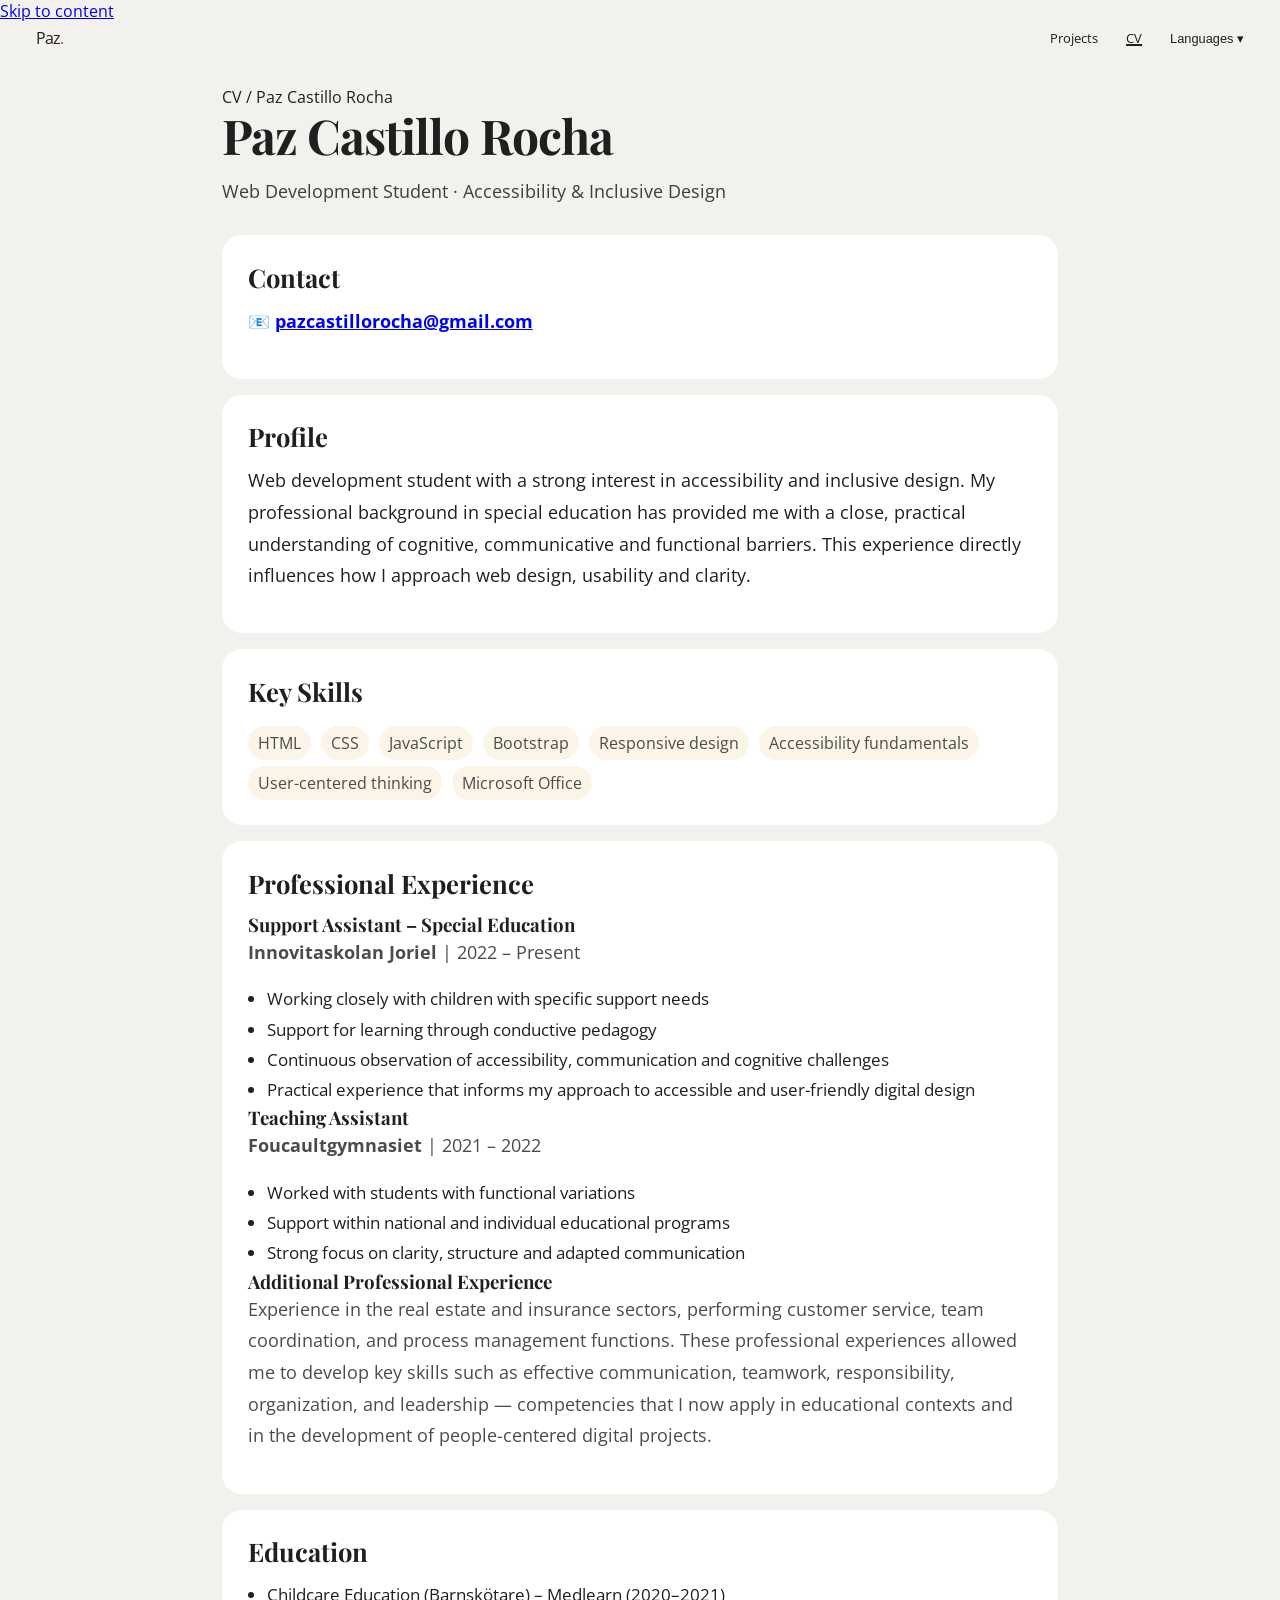
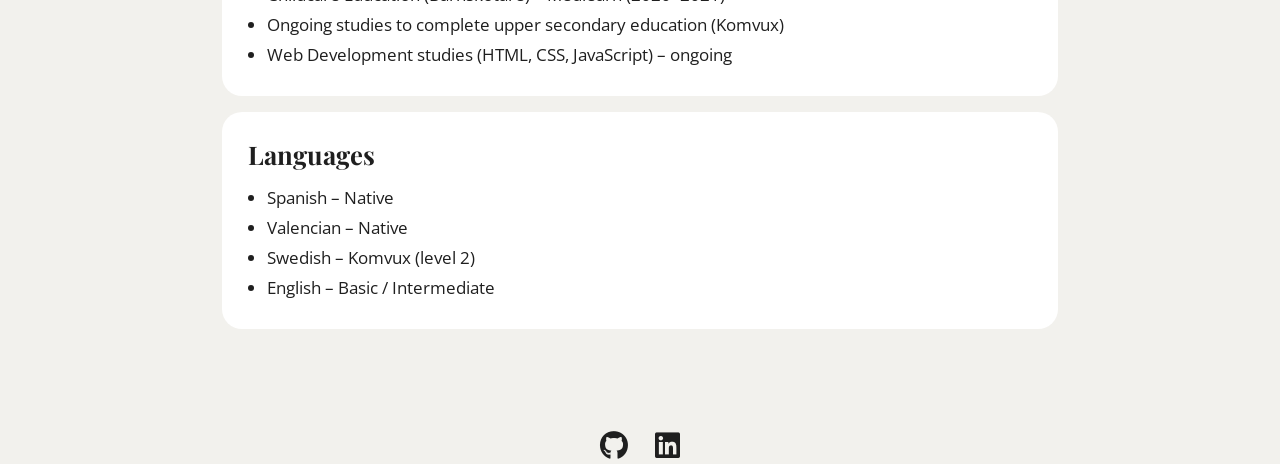
<file: cv-en.html>
<!DOCTYPE html>
<html lang="en">
<head>
  <meta charset="UTF-8" />
  <meta name="viewport" content="width=device-width, initial-scale=1.0" />
  <title>CV | Paz Castillo Rocha</title>

  <link href="https://fonts.googleapis.com/css2?family=Playfair+Display:wght@400;600;700&family=Open+Sans:wght@400;600&display=swap" rel="stylesheet">
<link rel="stylesheet" href="https://cdnjs.cloudflare.com/ajax/libs/font-awesome/6.5.0/css/all.min.css">

  <link rel="stylesheet" href="styles.css">
<link rel="stylesheet" href="cv.css">
<link rel="stylesheet" href="navigation.css">
</head>

<body>
<a class="skip-link" href="#main-content" data-ui="skip">Skip to content</a>
<header>
  <div class="navbar">
  <a class="logo" href="index.html">Paz</a>

 <!-- ====== ACCIONES MÓVIL (derecha) ====== -->

   <div class="mobile-actions">

  <!-- Botón idioma (móvil) -->
  <button class="lang-toggle" aria-label="Change language">
  <svg class="lang-icon" viewBox="0 0 24 24" aria-hidden="true">
  <circle cx="12" cy="12" r="9" fill="none" stroke="currentColor" stroke-width="1.3"/>
  <path d="M4 12h16M12 3.5c3.5 3.8 3.5 13.2 0 17M12 3.5c-3.5 3.8-3.5 13.2 0 17"
      stroke="currentColor" stroke-width="1.3" fill="none"/>
  </svg>
      </button>

<!-- DROPDOWN IDIOMAS · MÓVIL -->
  <div class="dropdown mobile-dropdown">
    <div class="dropdown-menu">
      <button type="button" onclick="cambiarIdioma('en')">English (EN)</button>
      <button type="button" onclick="cambiarIdioma('es')">Español (ES)</button>
      <button type="button" onclick="cambiarIdioma('sv')">Svenska (SV)</button>
    </div>
  </div>
  <!-- Botón menú (hamburguesa) -->
  <button class="nav-toggle" aria-label="Abrir menú">
    <span></span>
  </button>

</div>


     <nav class="nav-links" aria-label="Navegación">
<a href="projects-en.html" id="nav-projects">Projects</a>
<a href="cv-en.html" id="nav-cv" aria-current="page">CV</a>
      <div class="dropdown">
        <button class="dropdown-btn" id="nav-language" type="button">Languages ▾</button>

        <div class="dropdown-menu">
          <button type="button" onclick="cambiarIdioma('en')">English (EN)</button>
          <button type="button" onclick="cambiarIdioma('es')">Español (ES)</button>
      <button type="button" onclick="cambiarIdioma('sv')">Svenska (SV)</button>
        </div>
      </div>
    </nav>
  </div>
</header>

  <main id="main-content" tabindex="-1" class="container cv-page">
<div class="cv-heading"><span class="eyebrow">CV / Paz Castillo Rocha</span>    <h1>Paz Castillo Rocha</h1>
    <div class="subtitle">Web Development Student · Accessibility & Inclusive Design</div>

</div>
    <section class="card">
<h2>Contact</h2>
<div class="cv-content">
      <p>📧 <a href="mailto:pazcastillorocha@gmail.com"><strong>pazcastillorocha@gmail.com</strong></a>
</p>
    </div>
</section>

    <section class="card">
<h2>Profile</h2>
<div class="cv-content">
      <p>
      Web development student with a strong interest in accessibility and inclusive design.
      My professional background in special education has provided me with a close, practical
      understanding of cognitive, communicative and functional barriers.
      This experience directly influences how I approach web design, usability and clarity.
      </p>
    </div>
</section>

    <section class="card">
<h2>Key Skills</h2>
<div class="cv-content">
      <div class="muted">
        <span class="tag">HTML</span>
        <span class="tag">CSS</span>
        <span class="tag">JavaScript</span>
        <span class="tag">Bootstrap</span>
        <span class="tag">Responsive design</span>
        <span class="tag">Accessibility fundamentals</span>
        <span class="tag">User-centered thinking</span>
        <span class="tag">Microsoft Office</span>
      </div>
    </div>
</section>

    <section class="card">
<h2>Professional Experience</h2>
<div class="cv-content">

      <h3>Support Assistant – Special Education</h3>
      <p class="muted"><strong>Innovitaskolan Joriel</strong> | 2022 – Present</p>
      <ul>
        <li>Working closely with children with specific support needs</li>
        <li>Support for learning through conductive pedagogy</li>
        <li>Continuous observation of accessibility, communication and cognitive challenges</li>
        <li>Practical experience that informs my approach to accessible and user-friendly digital design</li>
      </ul>

      <h3 class="experience-heading">Teaching Assistant</h3>
      <p class="muted"><strong>Foucaultgymnasiet</strong> | 2021 – 2022</p>
      <ul>
        <li>Worked with students with functional variations</li>
        <li>Support within national and individual educational programs</li>
        <li>Strong focus on clarity, structure and adapted communication</li>
      </ul>


      <h3 class="experience-heading">Additional Professional Experience</h3>
      <p class="muted">
         Experience in the real estate and insurance sectors, performing customer service, team coordination,
         and process management functions. These professional experiences allowed me to develop key skills
         such as effective communication, teamwork, responsibility, organization, and leadership —
         competencies that I now apply in educational contexts and in the development of people-centered
         digital projects.
</p>

    </div>
</section>

    <section class="card">
<h2>Education</h2>
<div class="cv-content">
      <ul>
        <li>Childcare Education (Barnskötare) – Medlearn (2020–2021)</li>
        <li>Ongoing studies to complete upper secondary education (Komvux)</li>
        <li>Web Development studies (HTML, CSS, JavaScript) – ongoing</li>
      </ul>
    </div>
</section>

    <section class="card">
<h2>Languages</h2>
<div class="cv-content">
      <ul>
        <li>Spanish – Native</li>
        <li>Valencian – Native</li>
        <li>Swedish – Komvux (level 2)</li>
        <li>English – Basic / Intermediate</li>
      </ul>

    </div>
</section>
</main>
<footer>
  <div class="social-icons">
    <a href="https://github.com/Paz8341" target="_blank" rel="noopener noreferrer" aria-label="GitHub">

      <i aria-hidden="true" class="fab fa-github"></i>
    </a>
    <a href="https://www.linkedin.com/in/paz-castillo-268824127" target="_blank" rel="noopener noreferrer" aria-label="LinkedIn">

      <i aria-hidden="true" class="fab fa-linkedin"></i>
    </a>
  </div>
</footer>
<script src="translations.js"></script>
<script src="script.js"></script>
</body>
</html>
</file>
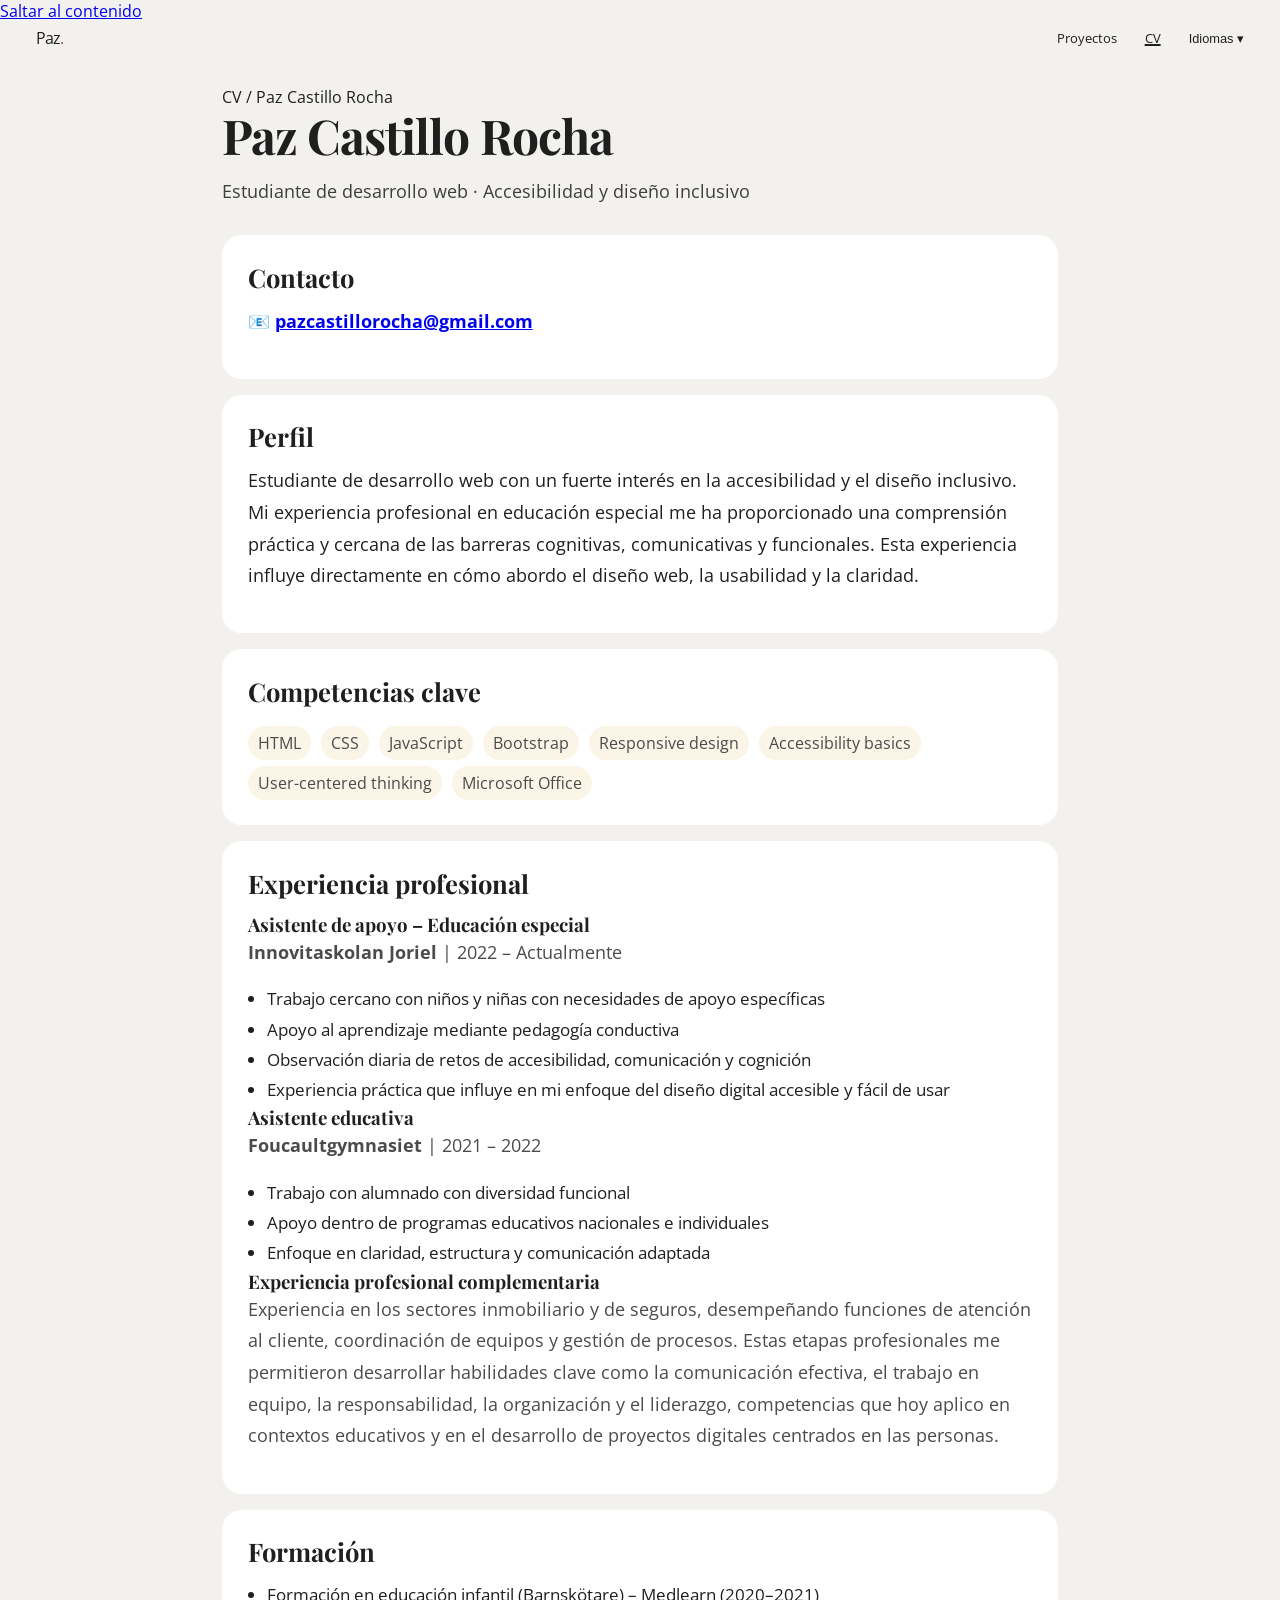
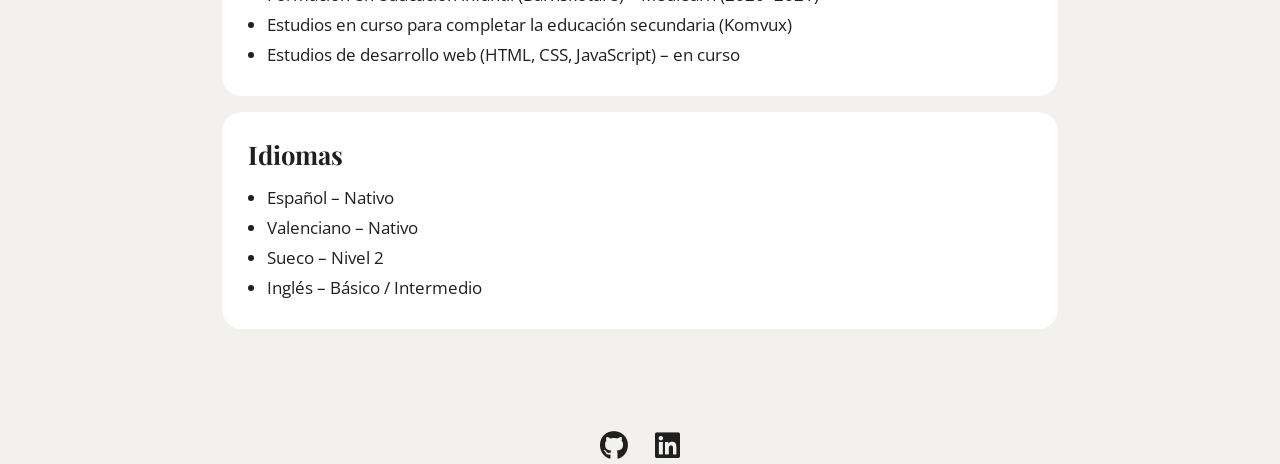
<file: cv-es.html>
<!DOCTYPE html>
<html lang="es">
<head>
  <meta charset="UTF-8" />
  <meta name="viewport" content="width=device-width, initial-scale=1.0" />
  <title>CV | Paz Castillo Rocha</title>

  <link href="https://fonts.googleapis.com/css2?family=Playfair+Display:wght@400;600;700&family=Open+Sans:wght@400;600&display=swap" rel="stylesheet">
<link rel="stylesheet" href="https://cdnjs.cloudflare.com/ajax/libs/font-awesome/6.5.0/css/all.min.css">

  <link rel="stylesheet" href="styles.css">
<link rel="stylesheet" href="cv.css">
<link rel="stylesheet" href="navigation.css">
</head>

<body>
<a class="skip-link" href="#main-content" data-ui="skip">Saltar al contenido</a>
<header>
  <div class="navbar">
  <a class="logo" href="index.html">Paz</a>

 <!-- ====== ACCIONES MÓVIL (derecha) ====== -->

   <div class="mobile-actions">

  <!-- Botón idioma (móvil) -->
  <button class="lang-toggle" aria-label="Change language">
  <svg class="lang-icon" viewBox="0 0 24 24" aria-hidden="true">
  <circle cx="12" cy="12" r="9" fill="none" stroke="currentColor" stroke-width="1.3"/>
  <path d="M4 12h16M12 3.5c3.5 3.8 3.5 13.2 0 17M12 3.5c-3.5 3.8-3.5 13.2 0 17"
      stroke="currentColor" stroke-width="1.3" fill="none"/>
  </svg>
      </button>

<!-- DROPDOWN IDIOMAS · MÓVIL -->
  <div class="dropdown mobile-dropdown">
    <div class="dropdown-menu">
      <button type="button" onclick="cambiarIdioma('en')">English (EN)</button>
      <button type="button" onclick="cambiarIdioma('es')">Español (ES)</button>
      <button type="button" onclick="cambiarIdioma('sv')">Svenska (SV)</button>
    </div>
  </div>
  <!-- Botón menú (hamburguesa) -->
  <button class="nav-toggle" aria-label="Abrir menú">
    <span></span>
  </button>

</div>


     <nav class="nav-links" aria-label="Navegación">
<a href="projects-en.html" id="nav-projects">Projects</a>
<a href="cv-en.html" id="nav-cv" aria-current="page">CV</a>
      <div class="dropdown">
        <button class="dropdown-btn" id="nav-language" type="button">Languages ▾</button>

        <div class="dropdown-menu">
          <button type="button" onclick="cambiarIdioma('en')">English (EN)</button>
          <button type="button" onclick="cambiarIdioma('es')">Español (ES)</button>
      <button type="button" onclick="cambiarIdioma('sv')">Svenska (SV)</button>
        </div>
      </div>
    </nav>
  </div>
</header>

  <main id="main-content" tabindex="-1" class="container cv-page">
<div class="cv-heading"><span class="eyebrow">CV / Paz Castillo Rocha</span>    <h1>Paz Castillo Rocha</h1>
    <div class="subtitle">Estudiante de desarrollo web · Accesibilidad y diseño inclusivo</div>

</div>
    <section class="card">
<h2>Contacto</h2>
<div class="cv-content">
      <p>📧 <a href="mailto:pazcastillorocha@gmail.com"><strong>pazcastillorocha@gmail.com</strong></a>
</p>
    </div>
</section>

    <section class="card">
<h2>Perfil</h2>
<div class="cv-content">
      <p>
       Estudiante de desarrollo web con un fuerte interés en la accesibilidad y el diseño inclusivo.
       Mi experiencia profesional en educación especial me ha proporcionado una comprensión práctica y
       cercana de las barreras cognitivas, comunicativas y funcionales. Esta experiencia
       influye directamente en cómo abordo el diseño web, la usabilidad y la claridad.
      </p>
    </div>
</section>

    <section class="card">
<h2>Competencias clave</h2>
<div class="cv-content">
      <div class="muted">
        <span class="tag">HTML</span>
        <span class="tag">CSS</span>
        <span class="tag">JavaScript</span>
        <span class="tag">Bootstrap</span>
        <span class="tag">Responsive design</span>
        <span class="tag">Accessibility basics</span>
        <span class="tag">User-centered thinking</span>
        <span class="tag">Microsoft Office</span>
      </div>
    </div>
</section>

    <section class="card">
<h2>Experiencia profesional</h2>
<div class="cv-content">

      <h3>Asistente de apoyo – Educación especial</h3>
      <p class="muted"><strong>Innovitaskolan Joriel</strong> | 2022 – Actualmente</p>
      <ul>
        <li>Trabajo cercano con niños y niñas con necesidades de apoyo específicas</li>
        <li>Apoyo al aprendizaje mediante pedagogía conductiva</li>
        <li>Observación diaria de retos de accesibilidad, comunicación y cognición</li>
        <li>Experiencia práctica que influye en mi enfoque del diseño digital accesible y fácil de usar</li>
      </ul>

      <h3 class="experience-heading">Asistente educativa</h3>
      <p class="muted"><strong>Foucaultgymnasiet</strong> | 2021 – 2022</p>
      <ul>
        <li>Trabajo con alumnado con diversidad funcional</li>
        <li>Apoyo dentro de programas educativos nacionales e individuales</li>
        <li>Enfoque en claridad, estructura y comunicación adaptada</li>
      </ul>


      <h3 class="experience-heading">Experiencia profesional complementaria</h3>
      <p class="muted">
        Experiencia en los sectores inmobiliario y de seguros,
        desempeñando funciones de atención al cliente, coordinación de equipos y gestión de procesos.
        Estas etapas profesionales me permitieron desarrollar habilidades clave como la comunicación efectiva,
        el trabajo en equipo, la responsabilidad, la organización y el liderazgo, competencias que hoy aplico en
        contextos educativos y en el desarrollo de proyectos digitales centrados en las personas.
      </p>
    </div>
</section>

    <section class="card">
<h2>Formación</h2>
<div class="cv-content">
      <ul>
        <li>Formación en educación infantil (Barnskötare) – Medlearn (2020–2021)</li>
        <li>Estudios en curso para completar la educación secundaria (Komvux)</li>
        <li>Estudios de desarrollo web (HTML, CSS, JavaScript) – en curso</li>
      </ul>
    </div>
</section>

    <section class="card">
<h2>Idiomas</h2>
<div class="cv-content">
      <ul>
        <li>Español – Nativo</li>
        <li>Valenciano – Nativo</li>
        <li>Sueco – Nivel 2</li>
        <li>Inglés – Básico / Intermedio</li>
      </ul>

      <!-- Si tienes PDF, descomenta esto y pon el nombre correcto del archivo -->
      <!--
      <a class="pink-button" href="Paz_CV.pdf" target="_blank" rel="noopener noreferrer">Download CV (PDF)</a>
      -->
    </div>
</section>

</main>
<footer>
  <div class="social-icons">
    <a href="https://github.com/Paz8341" target="_blank" rel="noopener noreferrer" aria-label="GitHub">

      <i aria-hidden="true" class="fab fa-github"></i>
    </a>
    <a href="https://www.linkedin.com/in/paz-castillo-268824127" target="_blank" rel="noopener noreferrer" aria-label="LinkedIn">

      <i aria-hidden="true" class="fab fa-linkedin"></i>
    </a>
  </div>
</footer>
<script src="translations.js"></script>
<script src="script.js"></script>
</body>
</html>
</file>
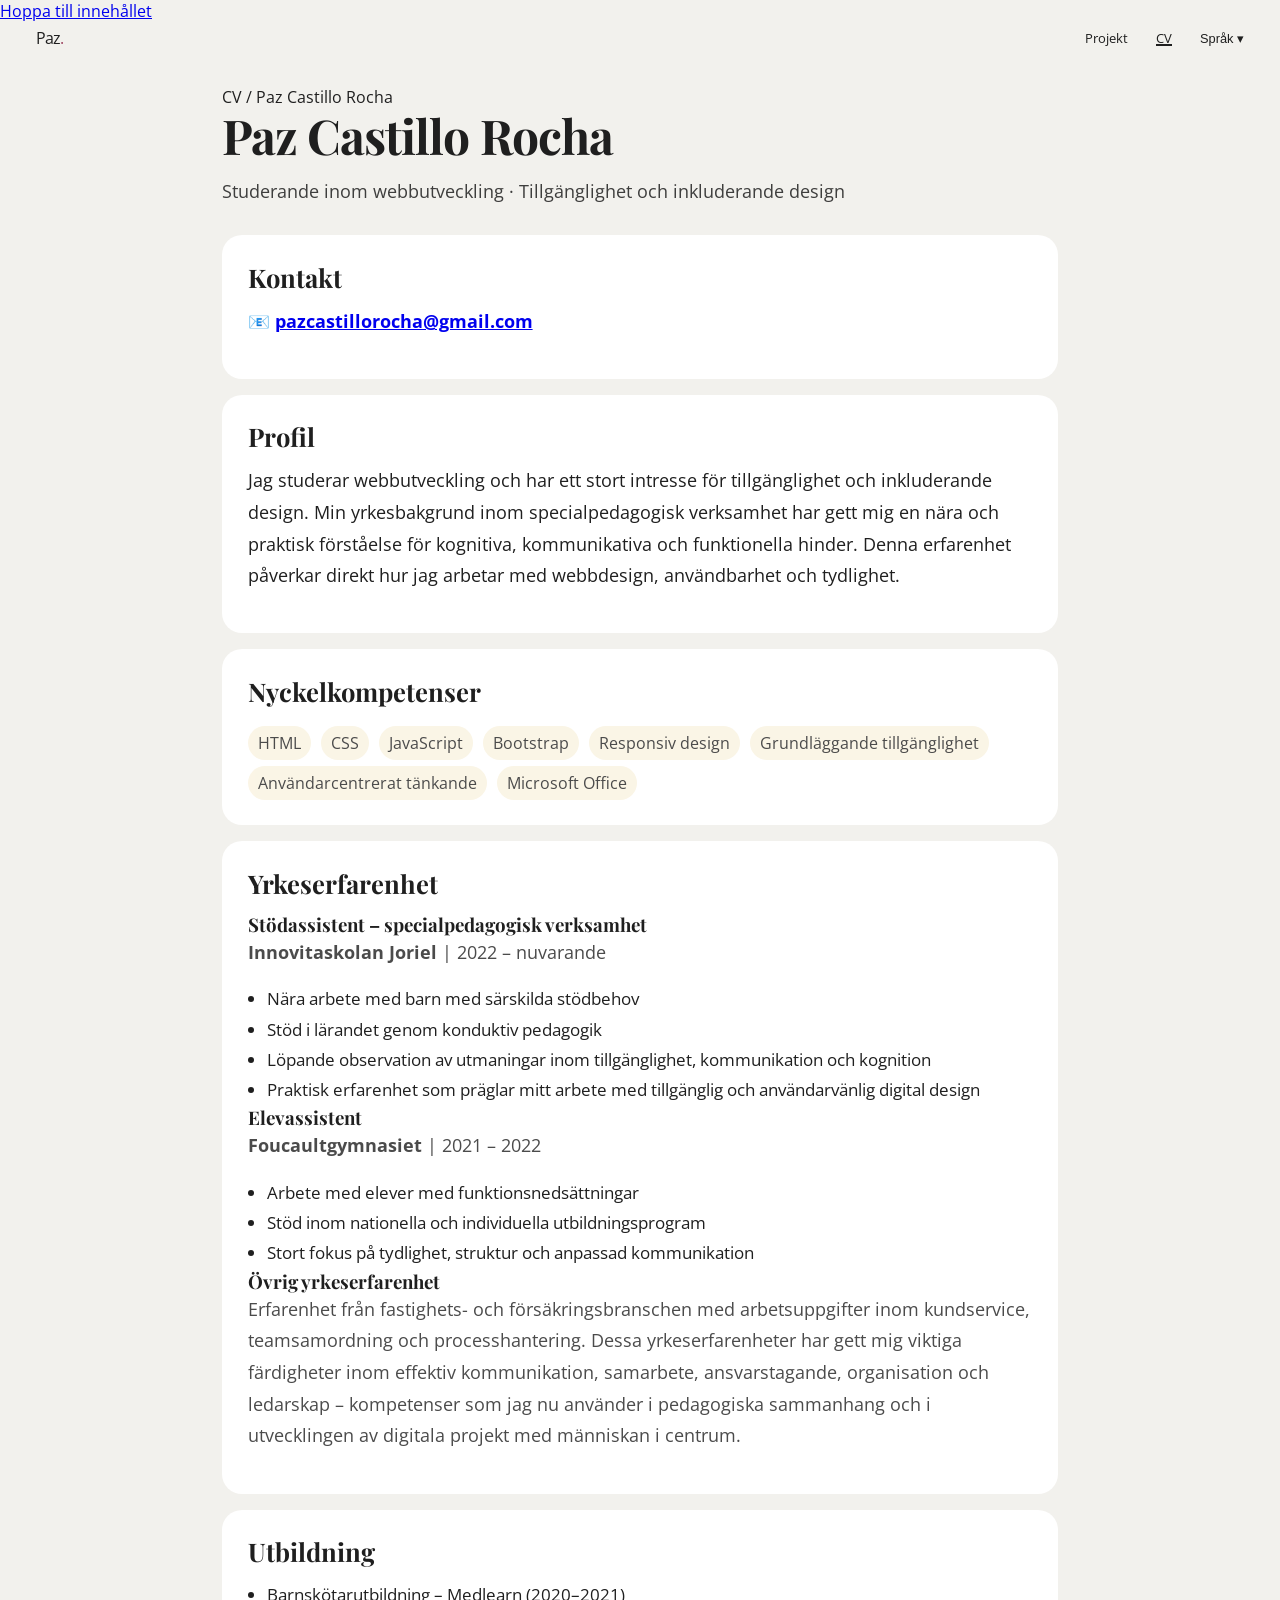
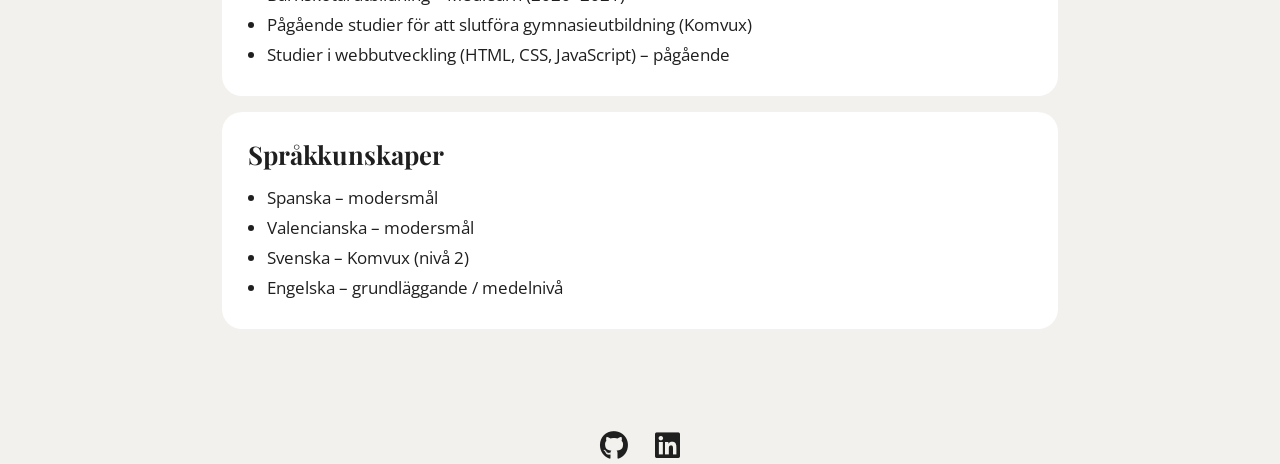
<file: cv-sv.html>
<!DOCTYPE html>
<html lang="sv">
<head>
  <meta charset="UTF-8" />
  <meta name="viewport" content="width=device-width, initial-scale=1.0" />
  <title>CV | Paz Castillo Rocha</title>

  <link href="https://fonts.googleapis.com/css2?family=Playfair+Display:wght@400;600;700&family=Open+Sans:wght@400;600&display=swap" rel="stylesheet">
<link rel="stylesheet" href="https://cdnjs.cloudflare.com/ajax/libs/font-awesome/6.5.0/css/all.min.css">

  <link rel="stylesheet" href="styles.css">
<link rel="stylesheet" href="cv.css">
<link rel="stylesheet" href="navigation.css">
</head>

<body>
<a class="skip-link" href="#main-content" data-ui="skip">Hoppa till innehållet</a>
<header>
  <div class="navbar">
  <a class="logo" href="index.html">Paz</a>

 <!-- ====== ACCIONES MÓVIL (derecha) ====== -->

   <div class="mobile-actions">

  <!-- Botón idioma (móvil) -->
  <button class="lang-toggle" aria-label="Change language">
  <svg class="lang-icon" viewBox="0 0 24 24" aria-hidden="true">
  <circle cx="12" cy="12" r="9" fill="none" stroke="currentColor" stroke-width="1.3"/>
  <path d="M4 12h16M12 3.5c3.5 3.8 3.5 13.2 0 17M12 3.5c-3.5 3.8-3.5 13.2 0 17"
      stroke="currentColor" stroke-width="1.3" fill="none"/>
  </svg>
      </button>

<!-- DROPDOWN IDIOMAS · MÓVIL -->
  <div class="dropdown mobile-dropdown">
    <div class="dropdown-menu">
      <button type="button" onclick="cambiarIdioma('en')">English (EN)</button>
      <button type="button" onclick="cambiarIdioma('es')">Español (ES)</button>
      <button type="button" onclick="cambiarIdioma('sv')">Svenska (SV)</button>
    </div>
  </div>
  <!-- Botón menú (hamburguesa) -->
  <button class="nav-toggle" aria-label="Abrir menú">
    <span></span>
  </button>

</div>


     <nav class="nav-links" aria-label="Navegación">
<a href="projects-en.html" id="nav-projects">Projekt</a>
<a href="cv-en.html" id="nav-cv" aria-current="page">CV</a>
      <div class="dropdown">
        <button class="dropdown-btn" id="nav-language" type="button">Languages ▾</button>

        <div class="dropdown-menu">
          <button type="button" onclick="cambiarIdioma('en')">English (EN)</button>
          <button type="button" onclick="cambiarIdioma('es')">Español (ES)</button>
      <button type="button" onclick="cambiarIdioma('sv')">Svenska (SV)</button>
        </div>
      </div>
    </nav>
  </div>
</header>

  <main id="main-content" tabindex="-1" class="container cv-page">
<div class="cv-heading"><span class="eyebrow">CV / Paz Castillo Rocha</span>    <h1>Paz Castillo Rocha</h1>
    <div class="subtitle">Studerande inom webbutveckling · Tillgänglighet och inkluderande design</div>

</div>
    <section class="card">
<h2>Kontakt</h2>
<div class="cv-content">
      <p>📧 <a href="mailto:pazcastillorocha@gmail.com"><strong>pazcastillorocha@gmail.com</strong></a>
</p>
    </div>
</section>

    <section class="card">
<h2>Profil</h2>
<div class="cv-content">
      <p>Jag studerar webbutveckling och har ett stort intresse för tillgänglighet och inkluderande design. Min yrkesbakgrund inom specialpedagogisk verksamhet har gett mig en nära och praktisk förståelse för kognitiva, kommunikativa och funktionella hinder. Denna erfarenhet påverkar direkt hur jag arbetar med webbdesign, användbarhet och tydlighet.</p>
    </div>
</section>

    <section class="card">
<h2>Nyckelkompetenser</h2>
<div class="cv-content">
      <div class="muted">
        <span class="tag">HTML</span>
        <span class="tag">CSS</span>
        <span class="tag">JavaScript</span>
        <span class="tag">Bootstrap</span>
        <span class="tag">Responsiv design</span>
        <span class="tag">Grundläggande tillgänglighet</span>
        <span class="tag">Användarcentrerat tänkande</span>
        <span class="tag">Microsoft Office</span>
      </div>
    </div>
</section>

    <section class="card">
<h2>Yrkeserfarenhet</h2>
<div class="cv-content">

      <h3>Stödassistent – specialpedagogisk verksamhet</h3>
      <p class="muted"><strong>Innovitaskolan Joriel</strong> | 2022 – nuvarande</p>
      <ul>
        <li>Nära arbete med barn med särskilda stödbehov</li>
        <li>Stöd i lärandet genom konduktiv pedagogik</li>
        <li>Löpande observation av utmaningar inom tillgänglighet, kommunikation och kognition</li>
        <li>Praktisk erfarenhet som präglar mitt arbete med tillgänglig och användarvänlig digital design</li>
      </ul>

      <h3 class="experience-heading">Elevassistent</h3>
      <p class="muted"><strong>Foucaultgymnasiet</strong> | 2021 – 2022</p>
      <ul>
        <li>Arbete med elever med funktionsnedsättningar</li>
        <li>Stöd inom nationella och individuella utbildningsprogram</li>
        <li>Stort fokus på tydlighet, struktur och anpassad kommunikation</li>
      </ul>


      <h3 class="experience-heading">Övrig yrkeserfarenhet</h3>
      <p class="muted">Erfarenhet från fastighets- och försäkringsbranschen med arbetsuppgifter inom kundservice, teamsamordning och processhantering. Dessa yrkeserfarenheter har gett mig viktiga färdigheter inom effektiv kommunikation, samarbete, ansvarstagande, organisation och ledarskap – kompetenser som jag nu använder i pedagogiska sammanhang och i utvecklingen av digitala projekt med människan i centrum.</p>

    </div>
</section>

    <section class="card">
<h2>Utbildning</h2>
<div class="cv-content">
      <ul>
        <li>Barnskötarutbildning – Medlearn (2020–2021)</li>
        <li>Pågående studier för att slutföra gymnasieutbildning (Komvux)</li>
        <li>Studier i webbutveckling (HTML, CSS, JavaScript) – pågående</li>
      </ul>
    </div>
</section>

    <section class="card">
<h2>Språkkunskaper</h2>
<div class="cv-content">
      <ul>
        <li>Spanska – modersmål</li>
        <li>Valencianska – modersmål</li>
        <li>Svenska – Komvux (nivå 2)</li>
        <li>Engelska – grundläggande / medelnivå</li>
      </ul>

    </div>
</section>
</main>
<footer>
  <div class="social-icons">
    <a href="https://github.com/Paz8341" target="_blank" rel="noopener noreferrer" aria-label="GitHub">

      <i aria-hidden="true" class="fab fa-github"></i>
    </a>
    <a href="https://www.linkedin.com/in/paz-castillo-268824127" target="_blank" rel="noopener noreferrer" aria-label="LinkedIn">

      <i aria-hidden="true" class="fab fa-linkedin"></i>
    </a>
  </div>
</footer>
<script src="translations.js"></script>
<script src="script.js"></script>
</body>
</html>
</file>
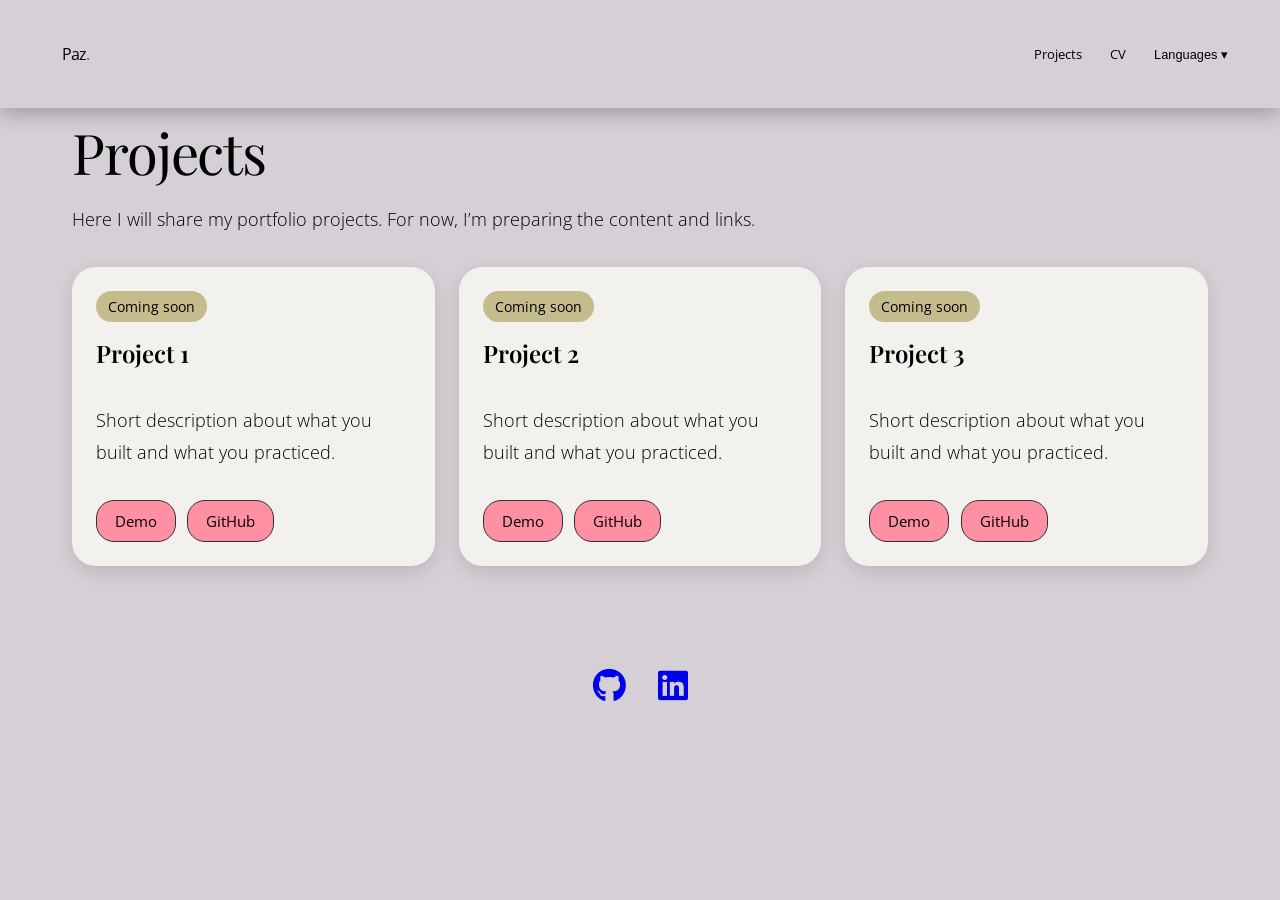
<file: projects-en.html>
<!DOCTYPE html>
<html lang="en">
<head>
  <meta charset="UTF-8">
  <meta name="viewport" content="width=device-width, initial-scale=1.0">
  <link href="https://fonts.googleapis.com/css2?family=Playfair+Display:wght@400;600;700&family=Open+Sans:wght@300;400;600&display=swap" rel="stylesheet">
  <link rel="stylesheet" href="https://cdnjs.cloudflare.com/ajax/libs/font-awesome/6.5.0/css/all.min.css">
  <title>Projects | Paz</title>

  <link rel="stylesheet" href="styles.css">
<link rel="stylesheet" href="projects.css">
<link rel="stylesheet" href="navigation.css">
</head>

<body>
<header>
  <div class="navbar">
  <a class="logo" href="index.html">Paz</a>

 <!-- ====== ACCIONES MÓVIL (derecha) ====== -->

   <div class="mobile-actions">

  <!-- Botón idioma (móvil) -->
  <button class="lang-toggle" aria-label="Change language">
  <svg class="lang-icon" viewBox="0 0 24 24" aria-hidden="true">
  <circle cx="12" cy="12" r="9" fill="none" stroke="currentColor" stroke-width="1.3"/>
  <path d="M4 12h16M12 3.5c3.5 3.8 3.5 13.2 0 17M12 3.5c-3.5 3.8-3.5 13.2 0 17"
      stroke="currentColor" stroke-width="1.3" fill="none"/>
  </svg>
      </button>

<!-- DROPDOWN IDIOMAS · MÓVIL -->
  <div class="dropdown mobile-dropdown">
    <div class="dropdown-menu">
      <button type="button" onclick="cambiarIdioma('en')">English (EN)</button>
      <button type="button" onclick="cambiarIdioma('es')">Español (ES)</button>
      <button type="button" onclick="cambiarIdioma('sv')">Svenska (SV)</button>
    </div>
  </div>
  <!-- Botón menú (hamburguesa) -->
  <button class="nav-toggle" aria-label="Abrir menú">
    <span></span>
  </button>

</div>


     <nav class="nav-links" aria-label="Navegación">
<a href="projects-en.html" id="nav-projects">Projects</a>
<a href="cv-en.html" id="nav-cv">CV</a>
      <div class="dropdown">
        <button class="dropdown-btn" id="nav-language" type="button">Languages ▾</button>

        <div class="dropdown-menu">
          <button type="button" onclick="cambiarIdioma('en')">English (EN)</button>
          <button type="button" onclick="cambiarIdioma('es')">Español (ES)</button>
      <button type="button" onclick="cambiarIdioma('sv')">Svenska (SV)</button>
        </div>
      </div>
    </nav>
  </div>
</header>
    <main class="container">
    <h1>Projects</h1>
    <p>Here I will share my portfolio projects. For now, I’m preparing the content and links.</p>

    <section class="grid">
      <article class="card">
        <span class="tag">Coming soon</span>
        <h2>Project 1</h2>
        <p>Short description about what you built and what you practiced.</p>
        <div class="links">
          <a class="btn" href="#">Demo</a>
          <a class="btn" href="#">GitHub</a>
        </div>
      </article>

      <article class="card">
        <span class="tag">Coming soon</span>
        <h2>Project 2</h2>
        <p>Short description about what you built and what you practiced.</p>
        <div class="links">
          <a class="btn" href="#">Demo</a>
          <a class="btn" href="#">GitHub</a>
        </div>
      </article>

      <article class="card">
        <span class="tag">Coming soon</span>
        <h2>Project 3</h2>
        <p>Short description about what you built and what you practiced.</p>
        <div class="links">
          <a class="btn" href="#">Demo</a>
          <a class="btn" href="#">GitHub</a>
        </div>
      </article>
    </section>
  </main>

<footer>
  <div class="social-icons">
    <a href="https://github.com/Paz8341" target="_blank" aria-label="GitHub">

      <i class="fab fa-github"></i>
    </a>
    <a href="https://www.linkedin.com/in/paz-castillo-268824127" target="_blank" aria-label="LinkedIn">

      <i class="fab fa-linkedin"></i>
    </a>
  </div>
</footer>

<script src="script.js"></script>
</body>
</html>
</file>
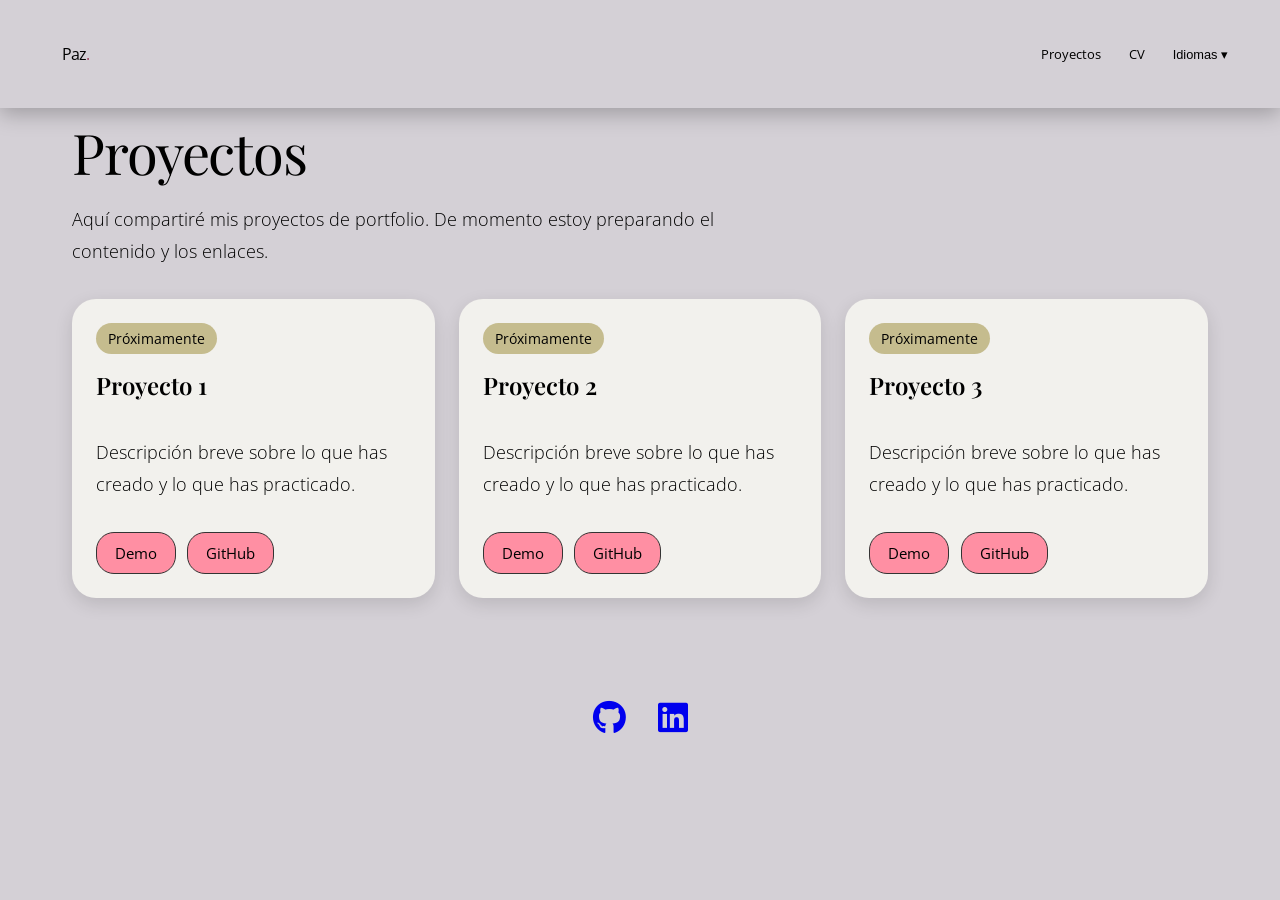
<file: projects-es.html>
<!DOCTYPE html>
<html lang="es">
<head>
  <meta charset="UTF-8">
  <meta name="viewport" content="width=device-width, initial-scale=1.0">
  <link href="https://fonts.googleapis.com/css2?family=Playfair+Display:wght@400;600;700&family=Open+Sans:wght@300;400;600&display=swap" rel="stylesheet">
  <link rel="stylesheet" href="https://cdnjs.cloudflare.com/ajax/libs/font-awesome/6.5.0/css/all.min.css">
  <title>Proyectos | Paz</title>

  <link rel="stylesheet" href="styles.css">
<link rel="stylesheet" href="projects.css">
<link rel="stylesheet" href="navigation.css">
</head>

<body>
<header>
  <div class="navbar">
  <a class="logo" href="index.html">Paz</a>

 <!-- ====== ACCIONES MÓVIL (derecha) ====== -->

   <div class="mobile-actions">

  <!-- Botón idioma (móvil) -->
  <button class="lang-toggle" aria-label="Change language">
  <svg class="lang-icon" viewBox="0 0 24 24" aria-hidden="true">
  <circle cx="12" cy="12" r="9" fill="none" stroke="currentColor" stroke-width="1.3"/>
  <path d="M4 12h16M12 3.5c3.5 3.8 3.5 13.2 0 17M12 3.5c-3.5 3.8-3.5 13.2 0 17"
      stroke="currentColor" stroke-width="1.3" fill="none"/>
  </svg>
      </button>

<!-- DROPDOWN IDIOMAS · MÓVIL -->
  <div class="dropdown mobile-dropdown">
    <div class="dropdown-menu">
      <button type="button" onclick="cambiarIdioma('en')">English (EN)</button>
      <button type="button" onclick="cambiarIdioma('es')">Español (ES)</button>
      <button type="button" onclick="cambiarIdioma('sv')">Svenska (SV)</button>
    </div>
  </div>
  <!-- Botón menú (hamburguesa) -->
  <button class="nav-toggle" aria-label="Abrir menú">
    <span></span>
  </button>

</div>


     <nav class="nav-links" aria-label="Navegación">
<a href="projects-en.html" id="nav-projects">Projects</a>
<a href="cv-en.html" id="nav-cv">CV</a>
      <div class="dropdown">
        <button class="dropdown-btn" id="nav-language" type="button">Languages ▾</button>

        <div class="dropdown-menu">
          <button type="button" onclick="cambiarIdioma('en')">English (EN)</button>
          <button type="button" onclick="cambiarIdioma('es')">Español (ES)</button>
      <button type="button" onclick="cambiarIdioma('sv')">Svenska (SV)</button>
        </div>
      </div>
    </nav>
  </div>
</header>

  <main class="container">
    <h1>Proyectos</h1>
    <p>Aquí compartiré mis proyectos de portfolio. De momento estoy preparando el contenido y los enlaces.</p>

    <section class="grid">
      <article class="card">
        <span class="tag">Próximamente</span>
        <h2>Proyecto 1</h2>
        <p>Descripción breve sobre lo que has creado y lo que has practicado.</p>
        <div class="links">
          <a class="btn" href="#">Demo</a>
          <a class="btn" href="#">GitHub</a>
        </div>
      </article>

      <article class="card">
        <span class="tag">Próximamente</span>
        <h2>Proyecto 2</h2>
        <p>Descripción breve sobre lo que has creado y lo que has practicado.</p>
        <div class="links">
          <a class="btn" href="#">Demo</a>
          <a class="btn" href="#">GitHub</a>
        </div>
      </article>

      <article class="card">
        <span class="tag">Próximamente</span>
        <h2>Proyecto 3</h2>
        <p>Descripción breve sobre lo que has creado y lo que has practicado.</p>
        <div class="links">
          <a class="btn" href="#">Demo</a>
          <a class="btn" href="#">GitHub</a>
        </div>
      </article>
    </section>
  </main>

  <footer>
  <div class="social-icons">
    <a href="https://github.com/Paz8341" target="_blank" aria-label="GitHub">

      <i class="fab fa-github"></i>
    </a>
    <a href="https://www.linkedin.com/in/paz-castillo-268824127" target="_blank" aria-label="LinkedIn">

      <i class="fab fa-linkedin"></i>
    </a>
  </div>
</footer>
<script src="script.js"></script>
</body>
</html>
</file>
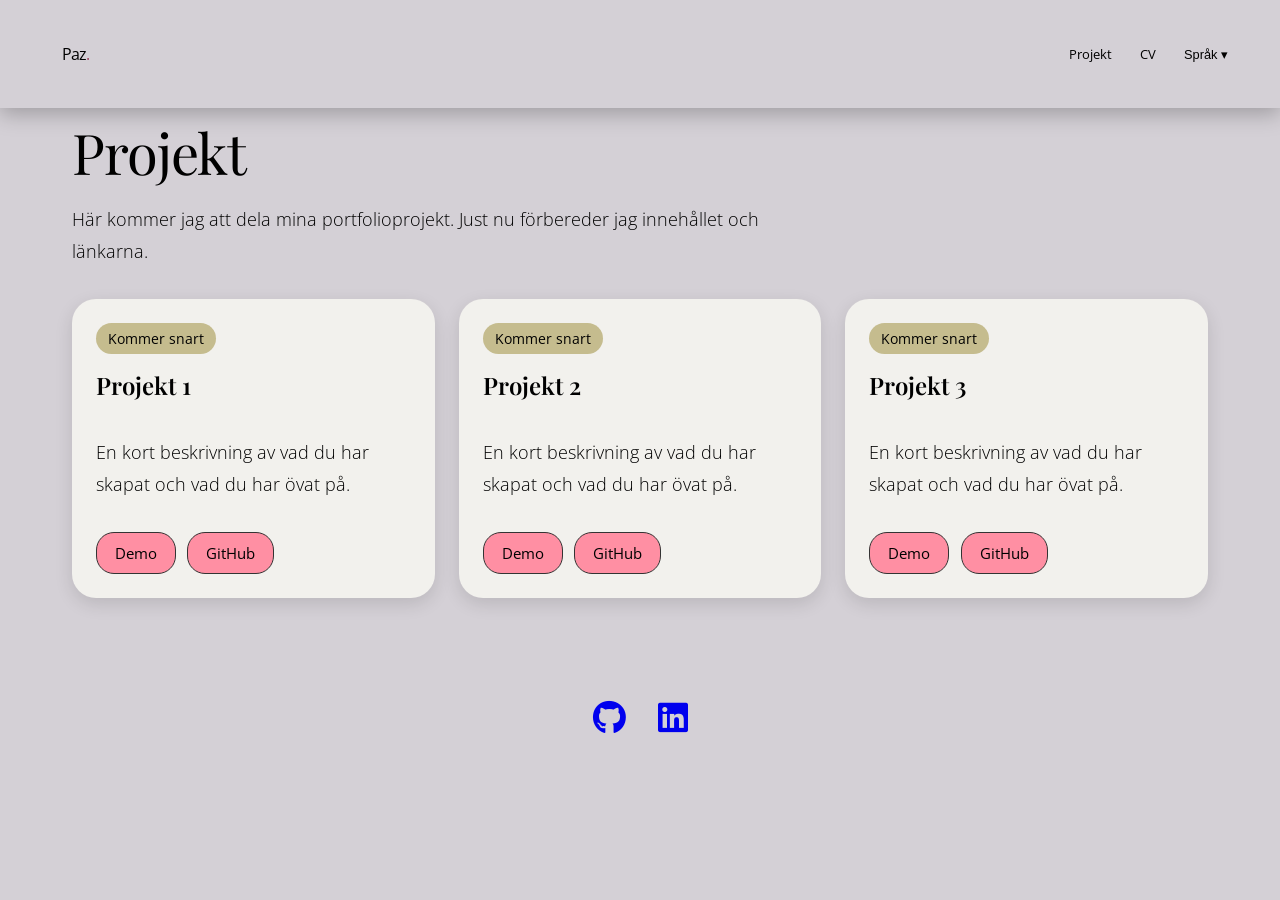
<file: projects-sv.html>
<!DOCTYPE html>
<html lang="sv">
<head>
  <meta charset="UTF-8">
  <meta name="viewport" content="width=device-width, initial-scale=1.0">
  <link href="https://fonts.googleapis.com/css2?family=Playfair+Display:wght@400;600;700&family=Open+Sans:wght@300;400;600&display=swap" rel="stylesheet">
  <link rel="stylesheet" href="https://cdnjs.cloudflare.com/ajax/libs/font-awesome/6.5.0/css/all.min.css">
  <title>Projekt | Paz</title>

  <link rel="stylesheet" href="styles.css">
<link rel="stylesheet" href="projects.css">
<link rel="stylesheet" href="navigation.css">
</head>

<body>
<header>
  <div class="navbar">
  <a class="logo" href="index.html">Paz</a>

 <!-- ====== ACCIONES MÓVIL (derecha) ====== -->

   <div class="mobile-actions">

  <!-- Botón idioma (móvil) -->
  <button class="lang-toggle" aria-label="Change language">
  <svg class="lang-icon" viewBox="0 0 24 24" aria-hidden="true">
  <circle cx="12" cy="12" r="9" fill="none" stroke="currentColor" stroke-width="1.3"/>
  <path d="M4 12h16M12 3.5c3.5 3.8 3.5 13.2 0 17M12 3.5c-3.5 3.8-3.5 13.2 0 17"
      stroke="currentColor" stroke-width="1.3" fill="none"/>
  </svg>
      </button>

<!-- DROPDOWN IDIOMAS · MÓVIL -->
  <div class="dropdown mobile-dropdown">
    <div class="dropdown-menu">
      <button type="button" onclick="cambiarIdioma('en')">English (EN)</button>
      <button type="button" onclick="cambiarIdioma('es')">Español (ES)</button>
      <button type="button" onclick="cambiarIdioma('sv')">Svenska (SV)</button>
    </div>
  </div>
  <!-- Botón menú (hamburguesa) -->
  <button class="nav-toggle" aria-label="Abrir menú">
    <span></span>
  </button>

</div>


     <nav class="nav-links" aria-label="Navegación">
<a href="projects-en.html" id="nav-projects">Projekt</a>
<a href="cv-en.html" id="nav-cv">CV</a>
      <div class="dropdown">
        <button class="dropdown-btn" id="nav-language" type="button">Languages ▾</button>

        <div class="dropdown-menu">
          <button type="button" onclick="cambiarIdioma('en')">English (EN)</button>
          <button type="button" onclick="cambiarIdioma('es')">Español (ES)</button>
      <button type="button" onclick="cambiarIdioma('sv')">Svenska (SV)</button>
        </div>
      </div>
    </nav>
  </div>
</header>
    <main class="container">
    <h1>Projekt</h1>
    <p>Här kommer jag att dela mina portfolioprojekt. Just nu förbereder jag innehållet och länkarna.</p>

    <section class="grid">
      <article class="card">
        <span class="tag">Kommer snart</span>
        <h2>Projekt 1</h2>
        <p>En kort beskrivning av vad du har skapat och vad du har övat på.</p>
        <div class="links">
          <a class="btn" href="#">Demo</a>
          <a class="btn" href="#">GitHub</a>
        </div>
      </article>

      <article class="card">
        <span class="tag">Kommer snart</span>
        <h2>Projekt 2</h2>
        <p>En kort beskrivning av vad du har skapat och vad du har övat på.</p>
        <div class="links">
          <a class="btn" href="#">Demo</a>
          <a class="btn" href="#">GitHub</a>
        </div>
      </article>

      <article class="card">
        <span class="tag">Kommer snart</span>
        <h2>Projekt 3</h2>
        <p>En kort beskrivning av vad du har skapat och vad du har övat på.</p>
        <div class="links">
          <a class="btn" href="#">Demo</a>
          <a class="btn" href="#">GitHub</a>
        </div>
      </article>
    </section>
  </main>

<footer>
  <div class="social-icons">
    <a href="https://github.com/Paz8341" target="_blank" aria-label="GitHub">

      <i class="fab fa-github"></i>
    </a>
    <a href="https://www.linkedin.com/in/paz-castillo-268824127" target="_blank" aria-label="LinkedIn">

      <i class="fab fa-linkedin"></i>
    </a>
  </div>
</footer>

<script src="script.js"></script>
</body>
</html>
</file>
<file: styles.css>
/* ====== RESET/BASE GLOBAL ====== */


* { box-sizing: border-box; }/* Aplica todos los elementos y hace que padding y border no rompan el tamaño real*/
html {
  scroll-behavior: smooth; }/* Controla el comportamiento general del scroll */
body {
  margin: 0; /* elimina margen por defecto del navegador */
  font-family: 'Open Sans', sans-serif; }/* fuente base */

/* Contenedor general */

.container { /* Contenedor centrado reutilizable Limita ancho y da aire lateral*/
  max-width: 1100px;
  margin: 0 auto;/* centra horizontalmente */
  padding: 3rem 1.5rem;/* espacio interior */
}

/* ====== HEADER / NAV (responsive) ====== */

header { /*Contenedor principal del menú superior*/
  position: sticky; /* se queda arriba al hacer scroll */
  top: 0;
  z-index: 1000; /* se mantiene por encima del contenido */
  background: #F2F1ED;
  border-bottom: 1px solid rgba(0,0,0,0.08);
}
/* Barra de navegación */

.navbar {
  display: flex; /* coloca elementos en fila */
  align-items: center; /* centra verticalmente */
  gap: 1rem;
  padding: 1rem 0.75rem;
  margin: 0;
}
/* Logo/ Nombre del sitio */

.logo {
  font-family: 'Playfair Display', serif; /* fuente decorativa */
  font-size: 1.4rem; /*tamaño del texto */
  text-decoration: none; /* sin subrayado */
  color: #1f1f1f; /* color del texto */
}
/* ====== ENLACES DE NAVEGACION ====== */

.nav-links {/* Contenedor de los links del menú */
  margin-left: auto; /* empuja los links a la derecha */
  display: flex;/* coloca los links en fila */
  align-items: center; /* centra verticalmente */
  gap: 0.75rem; /* espacio entre links */
}

.nav-links a { /* Estilo de cada enlace del menú */
  text-decoration: none; /* Sin subrayado */
  color: #1f1f1f; /* color del texto */
  background: #C5BC8E; /* fondo del botón */
  padding: 10px 16px; /* espacio interior */
  border-radius: 999px; /* forma redondeada */
  font-size: 0.95rem; /* tamaño de texto */
}

.nav-links a:hover { /* Hover de los enlaces */
  background: #ffffff; }  /* cambia el fondo al pasar el ratón */


/* ===== HAMBURGUESA CLÁSICA (3 RAYAS) ===== */

/* Botón hamburguesa (contenedor del icono) */
.nav-toggle {
  display: none;   /* oculto por defecto (desktop) */
  margin-left: auto; /* Empuja el botón a la derecha */
  background: #C5BC8E; /* Fondo verde (igual que los botones del menú) */
  border: none;   /* Sin borde */
  border-radius: 999px; /* Forma completamente redondeada */
  cursor: pointer; /* Cursor de botón clicable */
  align-items: center;
  justify-content: center;
  width: 38px;      /* ancho fijo del botón */
  height: 28px;     /* alto fijo del botón */
  padding: 0;       /* evita que la pastilla se alargue */

}

/* Línea central de la hamburguesa */
.nav-toggle span {
  position: relative;  /* Referencia para ::before y ::after */
  width: 6px;  /* Ancho de cada raya */
  height: 1.5px; /* Grosor de la raya */
  background: #1f1f1f; /* Color de las rayas */
  display: block; /* Se comporta como bloque */
}

/* Rayas superior e inferior */
.nav-toggle span::before,
.nav-toggle span::after {
  content: "";                /* Necesario para que el pseudo-elemento exista */
  position: absolute;         /* Posición absoluta respecto al span */
  left: 0;                    /* Alineadas a la izquierda */
  width: 6px;                /* Mismo ancho que la raya central */
  height: 1.5px;                /* Mismo grosor */
  background: #1f1f1f;        /* Mismo color */
}

/* Raya superior */
.nav-toggle span::before {
  top: -4px;                  /* Se coloca arriba de la raya central */
}

/* Raya inferior */
.nav-toggle span::after {
  top: 4px;                   /* Se coloca debajo de la raya central */
}


/* Dropdown idiomas */

.dropdown {/* Contenedor del dropdown (referencia para position:absolute) */
   position: relative; }/* permite posicionar el menú dentro */

.dropdown-btn {
  border: none;
  background: #C5BC8E;
  padding: 10px 16px;
  border-radius: 999px; /* forma redondeada */
  cursor: pointer;
  font-size: 0.95rem;
  color: #1f1f1f;
}

.dropdown-btn:hover { /* Hover del botón de idiomas */
  background: #ffffff; /* cambio de fondo al pasar el ratón */
}

.dropdown-menu {/* Menú desplegable (cerrado por defecto) */
  display: none;/* oculto inicialmente */
  position: absolute;/* flota sobre el layout */
  top: 46px;/* separación desde el botón */
  left: 0;/* alineado a la izquierda */
  background: #fff;/* fondo blanco */
  border-radius: 14px;/* esquinas suaves */
  box-shadow: 0 10px 30px rgba(0,0,0,0.15);/* sombra flotante */
  padding: 8px;/* espacio interior */
  min-width: 160px;/* ancho mínimo */
}

.dropdown-menu button {/* Botones dentro del menú de idiomas */
  width: 100%;/* ocupa todo el ancho */
  border: none;/* sin borde */
  background: transparent;/* fondo transparente */
  padding: 10px 10px;/* espacio clicable */
  border-radius: 10px;/* esquinas redondeadas */
  text-align: left;/* texto alineado a la izquierda */
  cursor: pointer;/* cursor interactivo */
}

.dropdown-menu button:hover { /* Hover de cada idioma */
  background: #F2F1ED; /* fondo suave al pasar el ratón */
}

.dropdown.open .dropdown-menu { /* Estado abierto del dropdown (activado por JS) */
  display: block;  /* muestra el menú */
}

/* ====== RESPONSIVE MOBILE ====== */

@media (max-width: 700px) {
  .nav-toggle { /* Muestra el botón hamburguesa en móvil */
    display: block;
  }

  .nav-links { /* Oculta el menú por defecto */
    display: none;/* cerrado inicialmente */
    width: 100%;/* enlaces en columna */
    flex-direction: column;
    align-items: stretch;
    margin: 0;
    padding: 0 1.5rem 1rem 1.5rem;
  }

  .nav-links a,
  .dropdown-btn {
    width: 100%;
    text-align: center;
  }

  header.open .nav-links {  /* Cuando JS añade la clase "open" */
    display: flex;
  }

}
/* ====== PARCHE RESPONSIVE para tu layout actual (scroll-item / section) ====== */

@media (max-width: 900px) {

/* HERO · Imagen full width tipo Adri */
.scroll-item:first-of-type .image-content {
  margin-left: -1.5rem;
  margin-right: -1.5rem;
}
  /* ===== HERO MÓVIL · ORDEN DEFINITIVO ===== */

.scroll-item:first-of-type .section {
  display: flex !important;
  flex-direction: column !important;
}

/* rompe el wrapper de texto solo visualmente */
.scroll-item:first-of-type .text-content {
  display: contents;
}

.scroll-item:first-of-type #intro-titulo {
  order: 1;
  margin-bottom: 0.5rem;
}

.scroll-item:first-of-type .image-content {
  order: 2;
  width: 100%;
  max-width: 90vw;      /* ← AQUÍ se hace grande */
  margin: 1.5rem auto;  /* centrada */
}

.scroll-item:first-of-type #intro-parrafo {
  order: 3;
}

.scroll-item:first-of-type #intro-boton {
  order: 4;
}

/* HERO · Imagen más cuadrada */
.scroll-item:first-of-type .image-content img {
  width: 100% !important;
  aspect-ratio: 4 / 5;   /* retrato, manteniendo la composición móvil */
  height: auto !important;
}

 .scroll-item {/* Evita que height:100vh rompa el diseño en móvil */
  height: auto !important;
  min-height: auto !important;
  padding: 2rem 0 !important;
  display: block !important;   /* evita solapes */
}
/* Apilar texto + imagen en columna */
  .section {
    flex-direction: column !important;
    align-items: center !important;
    justify-content: flex-start !important;
    gap: 1.5rem !important;
    padding: 2rem 1.5rem !important;
  }

/* Imágenes generales */
  .image-content {
    margin: 0 !important;

  }

/* Texto: bajar tamaños en móvil para que no se monten */
  .enfoque-section h2,
  #contact h2 {
   font-size: clamp(2.3rem, 6vw, 3rem);
   line-height: 1.15;
}
.text-content {
    margin-bottom: 1.25rem !important;
}

.enfoque-section p {
   max-width: 100% !important;
}
/* Botón centrado */
.pink-button {
    width: 100%;
    max-width: 320px;
    text-align: center;
  }
.enfoque-section h2 {
    margin: 0 0 1.5rem;
  }

.enfoque-section h3 {
    margin-top: 1.5rem;
  }

#contact {
    padding-top: 3rem !important;
  }
  }
  /* ===== AJUSTE LIMPIO BORDES SECCIÓN ENFOQUE (DESKTOP) ===== */


/* ====== MEDIA QUERY · MENÚ MÓVIL ======

   Este bloque controla SOLO el comportamiento del menú en pantallas pequeñas
   (móviles y tablets)
*/
/* ===== DROPDOWN IDIOMAS (VISIBILIDAD) ===== */


@media (max-width: 768px) {
.mobile-dropdown {
  position: absolute;
  top: 60px;
  right: 1rem;
  z-index: 1001;
}

  .nav-links {/* Oculta los botones verdes (Projects / CV / Languages) en modo móvil */
    display: none;
  }

  .nav-toggle {/* Muestra el icono de hamburguesa solo en modo móvil */
    display: block;
  }
    /* ===== DROPDOWN IDIOMAS (MÓVIL) ===== */
  .dropdown-menu {
    left: auto;
    right: 0;
    min-width: 140px;
  }


/* === ACCIONES MÓVIL (🌍 + ☰) === */

  .mobile-actions {
    display: flex;          /* coloca 🌍 y ☰ en fila */
    gap: 0.5rem;            /* espacio entre botones */
    margin-left: auto;      /* empuja el grupo a la derecha */
  }

  .mobile-actions .nav-toggle { /* Estilo común para ambos botones */
    background: #C5BC8E;    /* mismo verde que Projects / CV */
    border: none;
    border-radius: 999px;
    width: 38px;     /* mismo tamaño que el botón base */
    height: 28px;
    padding: 0;      /* evita que se alargue */
    cursor: pointer;
    display: flex;
    align-items: center;
    justify-content: center;
  }

  .lang-toggle {/* Botón idioma (🌍) – visible, limpio y alineado */
    display: inline-flex;  /* asegura que SE VEA */
    align-items: center;
    justify-content: center;
    background: transparent; /* sin fondo */
    border: none; /* sin borde */
    box-shadow: none;
    color: #1f1f1f; /* MISMO color que Paz / hamburguesa */
    padding: 8px;
    font-size: 22px; /* tamaño visible del icono */
    cursor: pointer;
  }
}
</file>
<file: cv.css>
html { scroll-behavior: smooth; }

    body {
      font-family: 'Open Sans', sans-serif;
      background-color: #F2F1ED;
      margin: 0;
      color: #1f1f1f;
    }

    .container {
      max-width: 900px;
      margin: 0 auto;
      padding: 4rem 2rem;
    }

    h1, h2, h3 {
      font-family: 'Playfair Display', serif;
      margin: 0;
    }

    h1 { font-size: clamp(2.4rem, 4vw, 3rem); line-height: 1.15; letter-spacing: -0.02em; margin-bottom: 1rem; }
    .subtitle { font-size: 1.1rem; opacity: 0.85; margin-bottom: 2rem; }

    h2 { font-size: 1.6rem; line-height: 1.25; margin-top: 0; margin-bottom: 0.8rem; }
    p { font-size: 1.1rem; line-height: 1.8; margin: 0 0 1rem 0; }

    .card {
      background: #ffffff;
      border-radius: 20px;
      padding: 1.6rem;
      margin-top: 1rem;
    }

    ul {
      margin: 0.6rem 0 0 1.2rem;
      padding: 0;
      line-height: 1.8;
      font-size: 1.05rem;
    }

    .two-col {
      display: grid;
      grid-template-columns: 1fr 1fr;
      gap: 1rem;
    }

    @media (max-width: 700px) {
      .two-col { grid-template-columns: 1fr; }
      h1 { font-size: 2.4rem; }
    }

    .pink-button {
      background-color: #ff8fa3;
      border: 1px solid #333;
      color: black;
      padding: 14px 46px;
      font-size: 16px;
      border-radius: 25px;
      cursor: pointer;
      display: inline-block;
      margin-top: 12px;
      text-decoration: none;
    }

    .pink-button:hover { background-color: #ff6f8e; }

    .link {
      display: inline-block;
      margin-top: 1.8rem;
      text-decoration: none;
      color: #1f1f1f;
      border-bottom: 1px solid rgba(0,0,0,0.25);
      padding-bottom: 2px;
    }

    .muted { opacity: 0.8; }
    .tag { display:inline-block; padding: 6px 10px; border-radius: 999px; background:#faf3e0; margin: 6px 6px 0 0; }
    .social-icons {
       margin-top: 2rem;
       text-align: center;
}
    .social-icons a {
       text-decoration: none;   /* ❌ quita la rallita */
       font-size: 1.8rem;       /* 🔍 hace los iconos más grandes */
       margin: 0 0.6rem;
       color: #1f1f1f;
}

    .social-icons a:hover {
      opacity: 0.7;
}
</file>
<file: navigation.css>
/* El mismo menú se comparte entre inicio, proyectos y CV. */
header { position: fixed; inset: 0 0 auto; z-index: 1000; background: var(--paper); border-bottom: 1px solid var(--line); transition: transform 0.25s ease; }
header.hide-header { transform: translateY(-100%); }
header:focus-within { transform: none; }
.navbar { width: min(100% - 3rem, 1280px); margin: auto; min-height: 76px; display: flex; align-items: center; gap: 1.5rem; }
.logo { font: 600 1.65rem/1 var(--serif); color: var(--ink); text-decoration: none; letter-spacing: -0.06em; }
.logo::after { content: '.'; color: #9b405c; }
.nav-links { margin-left: auto; display: flex; align-items: center; gap: 1.75rem; }
.nav-links > a, .dropdown-btn { display: inline-flex; min-height: 44px; align-items: center; border: none; background: transparent; padding: 0.4rem 0; color: var(--ink); font-size: 0.8rem; text-decoration: none; }
.nav-links > a:hover { text-decoration: underline; }
.nav-links > a[aria-current='page'] { text-decoration: underline; text-decoration-thickness: 2px; }
.dropdown { position: relative; }
.dropdown-btn { gap: 0.5rem; }
.dropdown-menu { display: none; position: absolute; right: 0; top: calc(100% + 0.4rem); min-width: 170px; padding: 0.5rem; border: 1px solid var(--line); border-radius: 8px; background: white; box-shadow: 0 10px 28px #18284a12; }
.dropdown.open .dropdown-menu { display: block; }
.dropdown-menu button { display: block; width: 100%; min-height: 44px; text-align: left; padding: 0.6rem; border: none; border-radius: 4px; color: var(--ink); background: transparent; font-size: 0.85rem; }
.dropdown-menu button:hover, .dropdown-menu button[aria-pressed='true'] { background: var(--lavender); }
.mobile-actions { display: none; }
@media (max-width: 768px) {
  .navbar { min-height: 68px; width: calc(100% - 2.5rem); flex-wrap: wrap; gap: 0; }
  .mobile-actions { display: flex; align-items: center; gap: 0.5rem; margin-left: auto; }
  .nav-toggle, .lang-toggle { display: inline-flex; align-items: center; justify-content: center; width: 44px; height: 44px; border: none; background: transparent; color: var(--ink); }
  .lang-icon { width: 22px; height: 22px; }
  /* Botón hamburguesa: tres líneas dibujadas con un solo span. */
  .nav-toggle span { position: relative; width: 18px; height: 2px; background: currentColor; }
  .nav-toggle span::before, .nav-toggle span::after { content: ''; position: absolute; left: 0; width: 18px; height: 2px; background: currentColor; }
  .nav-toggle span::before { top: -6px; }
  .nav-toggle span::after { top: 6px; }
  .mobile-dropdown { position: absolute; top: 58px; right: 1.25rem; }
  .nav-links { display: none; width: 100%; margin: 0; padding: 0.75rem 0 1.25rem; border-top: 1px solid var(--line); }
  header.open .nav-links { display: flex; flex-direction: column; align-items: stretch; gap: 0.25rem; }
  .nav-links > a { padding: 0.5rem 0.25rem; }
  .nav-links .dropdown { display: none; }
}
</file>
<file: projects.css>
html { scroll-behavior: smooth; }

    body {
      font-family: 'Open Sans', sans-serif;
      margin: 0;
      padding: 0;
      background-color: #D4D0D6;
    }

    header {
      position: fixed;
      top: 0;
      width: 100%;
      z-index: 1000;
      background-color: #F2F1ED;
      color: black;
      padding: 1rem;
      display: flex;
      align-items: center;
      box-shadow: 0 6px 20px rgba(0, 0, 0, 0.25);
      flex-wrap: wrap;
    }

    .logo {
      font-size: 25px;
      font-weight: normal;
      color: black;
      padding: 5px 10px;
      font-family: proxima nova;
    }

    .nav-menu {
      display: flex;
      gap: 1rem;
      margin-left: auto;
      margin-right: 20px;
      align-items: center;
    }

    .nav-link {
      text-decoration: none;
      color: black;
      font-size: 15px;
      padding: 10px 20px;
      border-radius: 20px;
      background-color: #C5BC8E;
      display: inline-block;
      cursor: pointer;
    }

    .nav-link:hover {
      background-color: #F2F1ED;
      color: #218838;
    }

    .container {
      max-width: 1200px;
      margin: 0 auto;
      padding: 120px 2rem 4rem;
    }

    h1 {
      font-family: 'Playfair Display', serif;
      font-size: clamp(2.5rem, 4.5vw, 3.5rem);
      line-height: 1.15;
      letter-spacing: -0.02em;
      font-weight: normal;
      margin: 0 0 1rem;
    }

    p {
      font-size: clamp(1rem, 1.5vw, 1.15rem);
      font-weight: 300;
      line-height: 1.75;
      max-width: 70ch;
    }

    .grid {
      margin-top: 2rem;
      display: grid;
      grid-template-columns: repeat(3, 1fr);
      gap: 1.5rem;
    }

    .card {
      background: #F2F1ED;
      border-radius: 24px;
      padding: 1.5rem;
      box-shadow: 0 6px 18px rgba(0,0,0,0.12);
      display: flex;
      flex-direction: column;
      min-height: 220px;
      gap: 0.8rem;
    }

    .tag {
      display: inline-block;
      background-color: #C5BC8E;
      padding: 6px 12px;
      border-radius: 999px;
      font-size: 0.9rem;
      width: fit-content;
    }

    .card h2 {
      font-family: 'Playfair Display', serif;
      font-size: 1.5rem;
      line-height: 1.25;
      margin: 0.2rem 0 0.3rem;
      font-weight: 600;
    }

    .links {
      margin-top: auto;
      display: flex;
      gap: 0.7rem;
      flex-wrap: wrap;
    }

    .btn {
      text-decoration: none;
      background-color: #ff8fa3;
      border: 1px solid #333;
      color: black;
      padding: 10px 18px;
      border-radius: 18px;
      font-size: 0.95rem;
      display: inline-block;
      transition: background-color 0.3s ease;
    }

    .btn:hover {
      background-color: #ff6f8e;
    }
/* ===== FOOTER: centrado y visibilidad de iconos Git Hub y Linkedln ===== */

/* Centra el contenido del footer horizontalmente */
footer {
  display: flex;
  justify-content: center;
  padding: 2rem 0; /* espacio arriba y abajo */
}

/* Contenedor de los iconos sociales */
.social-icons {
  display: flex;      /* coloca los iconos en fila */
  gap: 2rem;          /* espacio entre GitHub y LinkedIn */
}

/* Tamaño de los iconos (Font Awesome) */
.social-icons a {
  font-size: 34px;    /* iconos más visibles */
}


    @media (max-width: 900px) {
      .grid { grid-template-columns: 1fr; }
      .container { padding-top: 130px; }
    }
</file>
